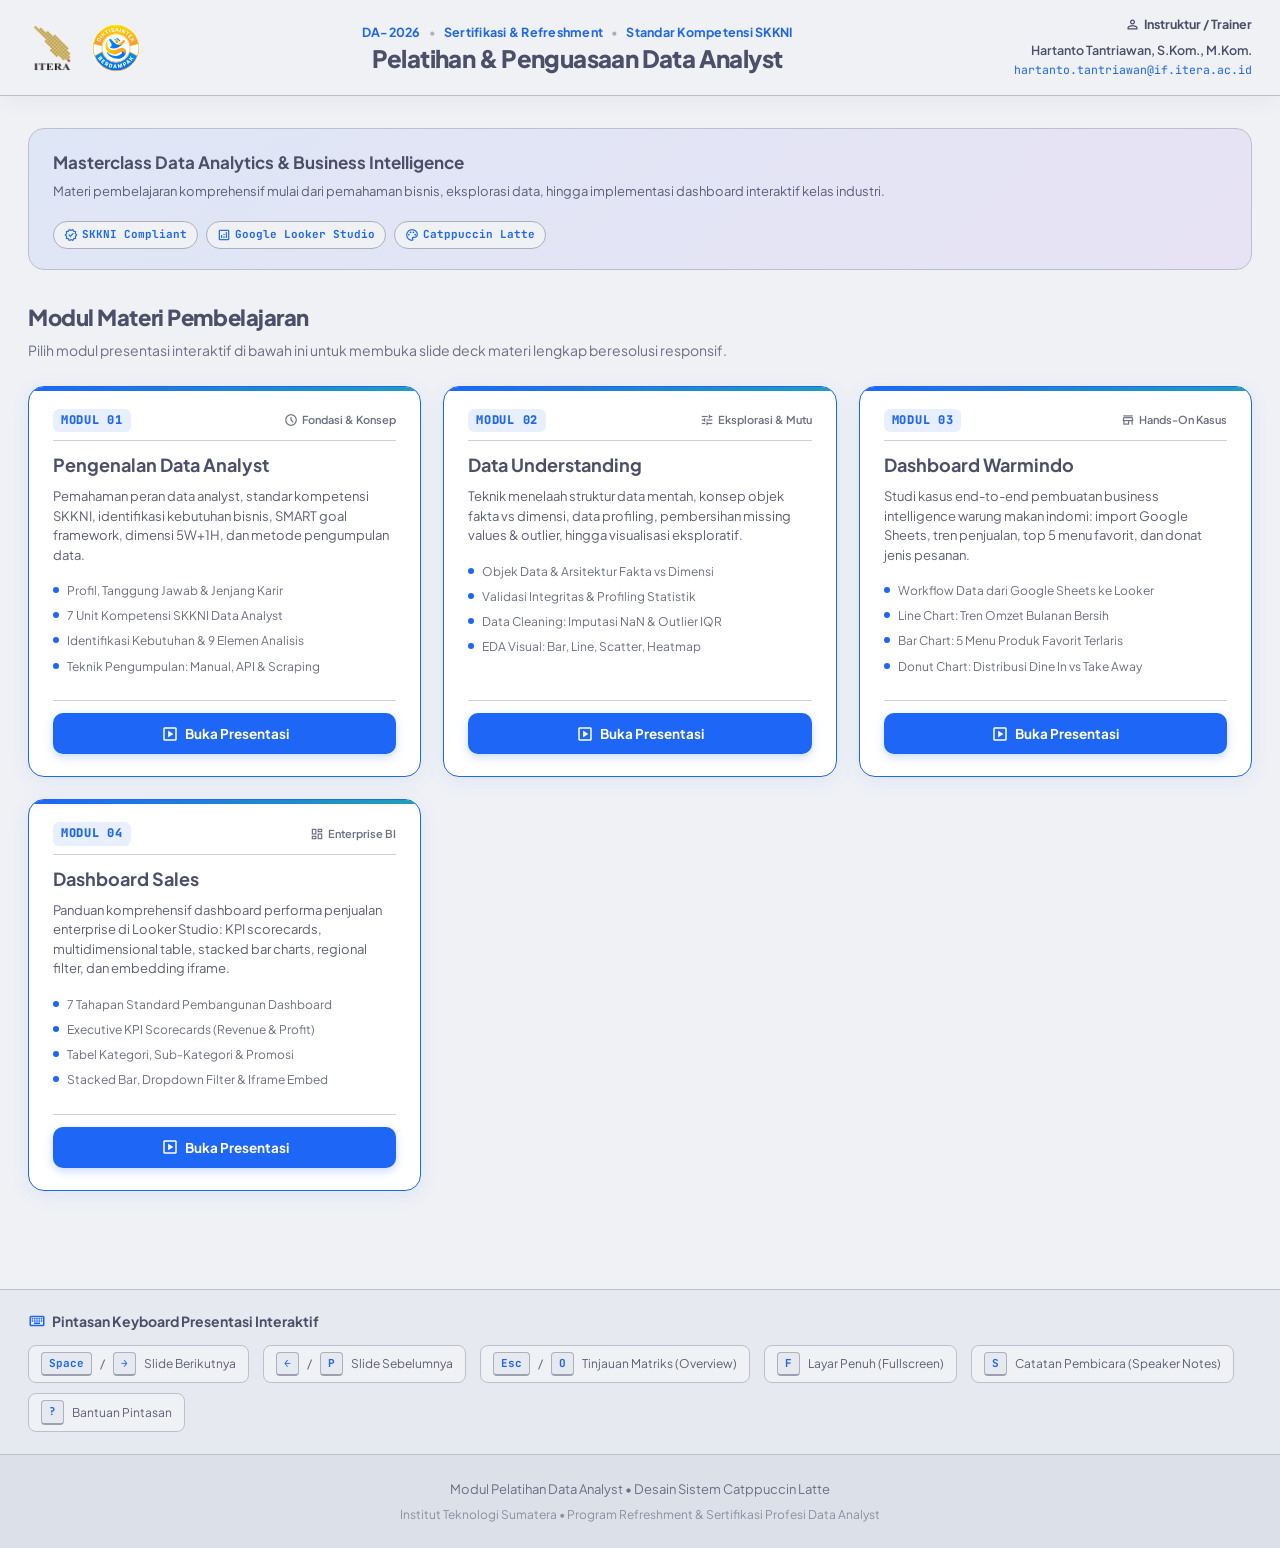
<file: index.html>
<!DOCTYPE html>
<html lang="id">
<head>
  <meta charset="UTF-8">
  <meta name="viewport" content="width=device-width, initial-scale=1.0">
  <title>Pelatihan Data Analyst | Catppuccin Portal</title>
  <link rel="preconnect" href="https://fonts.googleapis.com">
  <link rel="preconnect" href="https://fonts.gstatic.com" crossorigin>
  <link rel="stylesheet" href="https://fonts.googleapis.com/css2?family=Plus+Jakarta+Sans:ital,wght@0,300..800;1,300..800&family=JetBrains+Mono:wght@400;600;700&display=swap">
  <link rel="stylesheet" href="https://fonts.googleapis.com/css2?family=Material+Symbols+Outlined:opsz,wght,FILL,GRAD@24,400,0,0">
  <link rel="icon" href="data:image/svg+xml,<svg xmlns=%22http://www.w3.org/2000/svg%22 viewBox=%220 0 100 100%22><text y=%22.9em%22 font-size=%2290%22>📊</text></svg>">
  <style>
    /**
     * Portal Pelatihan Data Analyst - Catppuccin Latte
     * Modern Responsive Dashboard & Module Navigator
     */

    @import url('https://fonts.googleapis.com/css2?family=Plus+Jakarta+Sans:ital,wght@0,300..800;1,300..800&family=JetBrains+Mono:wght@400;600;700&display=swap');
    @import url('https://fonts.googleapis.com/css2?family=Material+Symbols+Outlined:opsz,wght,FILL,GRAD@24,400,0,0');

    :root {
      /* Catppuccin Latte Color Tokens */
      --ctp-rosewater: #dc8a78;
      --ctp-flamingo: #dd7878;
      --ctp-pink: #ea76cb;
      --ctp-mauve: #8839ef;
      --ctp-red: #d20f39;
      --ctp-maroon: #e64553;
      --ctp-peach: #fe640b;
      --ctp-yellow: #df8e1d;
      --ctp-green: #40a02b;
      --ctp-teal: #179299;
      --ctp-sky: #04a5e5;
      --ctp-sapphire: #209fb5;
      --ctp-blue: #1e66f5;
      --ctp-lavender: #7287fd;

      --ctp-text: #4c4f69;
      --ctp-subtext1: #5c5f77;
      --ctp-subtext0: #6c6f85;
      --ctp-overlay2: #7c7f93;
      --ctp-overlay1: #8c8fa1;
      --ctp-overlay0: #9ca0b0;
      --ctp-surface2: #acb0be;
      --ctp-surface1: #bcc0cc;
      --ctp-surface0: #ccd0da;
      --ctp-base: #eff1f5;
      --ctp-mantle: #e6e9ef;
      --ctp-crust: #dce0e8;

      --font-sans: 'Plus Jakarta Sans', system-ui, -apple-system, BlinkMacSystemFont, 'Segoe UI', Roboto, sans-serif;
      --font-mono: 'JetBrains Mono', monospace;

      --shadow-sm: 0 2px 8px rgba(76, 79, 105, 0.05);
      --shadow-md: 0 6px 20px rgba(76, 79, 105, 0.08);
      --shadow-lg: 0 12px 36px rgba(76, 79, 105, 0.12);
    }

    * {
      box-sizing: border-box;
      margin: 0;
      padding: 0;
    }

    body {
      background-color: var(--ctp-base);
      color: var(--ctp-text);
      font-family: var(--font-sans);
      line-height: 1.6;
      min-height: 100vh;
      display: flex;
      flex-direction: column;
    }

    /* =========================================================
       Full-Stretch Sticky Hero Header
       ========================================================= */

    .hero-sticky-header {
      position: sticky;
      top: 0;
      z-index: 1000;
      width: 100%;
      background: rgba(239, 241, 245, 0.95);
      backdrop-filter: blur(16px);
      -webkit-backdrop-filter: blur(16px);
      border-bottom: 1.5px solid var(--ctp-surface1);
      box-shadow: 0 4px 20px rgba(76, 79, 105, 0.06);
      transition: all 0.25s ease;
    }

    .hero-inner-container {
      width: 100%;
      max-width: 1380px;
      margin: 0 auto;
      padding: 14px 28px;
      display: flex;
      align-items: center;
      justify-content: space-between;
      gap: 20px;
    }

    .hero-brand-logos {
      display: flex;
      align-items: center;
      gap: 16px;
      flex-shrink: 0;
    }

    .brand-logo {
      height: 48px;
      width: auto;
      max-width: 58px;
      object-fit: contain;
      transition: transform 0.2s ease;
    }

    .brand-logo:hover {
      transform: scale(1.04);
    }

    .hero-center-content {
      display: flex;
      flex-direction: column;
      align-items: center;
      text-align: center;
      flex-grow: 1;
    }

    .course-code-row {
      display: flex;
      align-items: center;
      gap: 8px;
      font-size: 12.5px;
      font-weight: 700;
      color: var(--ctp-blue);
      font-family: var(--font-sans);
      letter-spacing: 0.02em;
      margin-bottom: 2px;
    }

    .course-code-row .separator {
      color: var(--ctp-surface2);
      font-weight: 400;
    }

    .course-title {
      font-size: 24px;
      font-weight: 800;
      color: var(--ctp-text);
      letter-spacing: -0.025em;
      line-height: 1.2;
      margin: 0;
    }

    .hero-right-meta {
      display: flex;
      flex-direction: column;
      align-items: flex-end;
      text-align: right;
      flex-shrink: 0;
      gap: 2px;
      font-size: 12.5px;
      color: var(--ctp-subtext0);
    }

    .hero-right-meta .lecturers-label {
      font-weight: 700;
      color: var(--ctp-text);
      display: flex;
      align-items: center;
      gap: 4px;
      margin-bottom: 2px;
    }

    .hero-right-meta .lecturer-entry {
      display: flex;
      flex-direction: column;
      gap: 1px;
      padding: 2px 0;
    }

    .hero-right-meta .lecturer-entry .lecturer-name {
      font-weight: 600;
      color: var(--ctp-text);
    }

    .hero-right-meta .lecturer-email {
      font-family: var(--font-mono);
      font-size: 11.5px;
      color: var(--ctp-blue);
      text-decoration: none;
    }

    .hero-right-meta .lecturer-email:hover {
      text-decoration: underline;
    }

    /* =========================================================
       Main Content Container
       ========================================================= */

    .main-content-container {
      width: 100%;
      max-width: 1380px;
      margin: 0 auto;
      padding: 32px 28px 48px 28px;
      flex-grow: 1;
    }

    .section-heading {
      margin-bottom: 24px;
    }

    .section-heading h2 {
      font-size: 22px;
      font-weight: 800;
      color: var(--ctp-text);
      letter-spacing: -0.02em;
      margin-bottom: 4px;
    }

    .section-heading p {
      font-size: 14px;
      color: var(--ctp-subtext0);
    }

    /* Highlights Banner */
    .hero-banner {
      background: linear-gradient(135deg, rgba(30, 102, 245, 0.08) 0%, rgba(136, 57, 239, 0.08) 100%);
      border: 1px solid var(--ctp-surface1);
      border-radius: 16px;
      padding: 20px 24px;
      margin-bottom: 30px;
      display: flex;
      align-items: center;
      justify-content: space-between;
      gap: 20px;
      flex-wrap: wrap;
    }

    .banner-text h3 {
      font-size: 17px;
      font-weight: 700;
      color: var(--ctp-text);
      margin-bottom: 4px;
    }

    .banner-text p {
      font-size: 13px;
      color: var(--ctp-subtext1);
      margin: 0;
    }

    .banner-badges {
      display: flex;
      gap: 8px;
      flex-wrap: wrap;
    }

    .badge-pill {
      font-family: var(--font-mono);
      font-size: 11px;
      font-weight: 700;
      padding: 4px 10px;
      border-radius: 20px;
      background: var(--ctp-base);
      border: 1px solid var(--ctp-surface2);
      color: var(--ctp-blue);
      display: inline-flex;
      align-items: center;
      gap: 4px;
    }

    /* =========================================================
       Uniform Module Cards Grid
       ========================================================= */

    .weeks-grid {
      display: grid;
      grid-template-columns: repeat(auto-fill, minmax(320px, 1fr));
      gap: 22px;
    }

    .week-card {
      background: var(--ctp-mantle);
      border: 1px solid var(--ctp-surface1);
      border-radius: 16px;
      padding: 22px 24px;
      display: flex;
      flex-direction: column;
      justify-content: space-between;
      height: 100%;
      box-shadow: var(--shadow-sm);
      transition: all 0.25s ease;
      position: relative;
      box-sizing: border-box;
      overflow: hidden;
    }

    .week-card:hover {
      transform: translateY(-4px);
      box-shadow: var(--shadow-md);
      border-color: var(--ctp-surface2);
    }

    .week-card.ready {
      border-color: var(--ctp-blue);
      background: #ffffff;
      box-shadow: 0 4px 20px rgba(30, 102, 245, 0.08);
    }

    .week-card.ready::before {
      content: "";
      position: absolute;
      top: 0;
      left: 0;
      right: 0;
      height: 4px;
      background: linear-gradient(90deg, var(--ctp-blue), var(--ctp-sapphire));
      border-radius: 16px 16px 0 0;
    }

    .week-card-header {
      margin-bottom: 12px;
      padding-bottom: 8px;
      border-bottom: 1px solid var(--ctp-surface0);
      display: flex;
      align-items: center;
      justify-content: space-between;
      gap: 8px;
    }

    .week-num-label {
      font-family: var(--font-mono);
      font-weight: 800;
      font-size: 12px;
      letter-spacing: 0.06em;
      text-transform: uppercase;
      color: var(--ctp-blue);
      background: rgba(30, 102, 245, 0.1);
      padding: 2px 8px;
      border-radius: 6px;
    }

    .card-meta-tag {
      font-size: 11px;
      font-weight: 600;
      color: var(--ctp-subtext0);
      display: flex;
      align-items: center;
      gap: 4px;
    }

    .week-card-body {
      display: flex;
      flex-direction: column;
      flex-grow: 1;
    }

    .week-title {
      font-size: 18px;
      font-weight: 700;
      color: var(--ctp-text);
      line-height: 1.35;
      margin-bottom: 10px;
    }

    .week-desc {
      font-size: 13px;
      color: var(--ctp-subtext1);
      line-height: 1.5;
      margin-bottom: 16px;
      min-height: 58px;
    }

    .week-topics {
      list-style: none;
      padding: 0;
      margin: 0 0 18px 0;
    }

    .week-topics li {
      font-size: 12px;
      color: var(--ctp-subtext0);
      margin-bottom: 6px;
      display: flex;
      align-items: flex-start;
      gap: 8px;
    }

    .topic-dot {
      width: 6px;
      height: 6px;
      min-width: 6px;
      border-radius: 50%;
      background: var(--ctp-blue);
      display: inline-block;
      margin-top: 6px;
    }

    .week-card-actions {
      margin-top: auto;
      display: grid;
      grid-template-columns: 1fr;
      gap: 10px;
      padding-top: 12px;
      border-top: 1px solid var(--ctp-surface0);
    }

    .btn-action-primary {
      display: inline-flex;
      align-items: center;
      justify-content: center;
      gap: 6px;
      background: var(--ctp-blue);
      color: #ffffff;
      padding: 10px 16px;
      border-radius: 10px;
      font-size: 13.5px;
      font-weight: 700;
      text-decoration: none;
      box-shadow: 0 3px 10px rgba(30, 102, 245, 0.25);
      transition: all 0.2s ease;
    }

    .btn-action-primary:hover {
      background: #1455d9;
      transform: translateY(-1px);
      box-shadow: 0 5px 14px rgba(30, 102, 245, 0.35);
    }

    .btn-action-primary .material-symbols-outlined {
      font-size: 18px;
    }

    /* =========================================================
       Cheatsheet Shortcuts Section
       ========================================================= */

    .cheatsheet-fullwidth-section {
      width: 100%;
      background: var(--ctp-mantle);
      border-top: 1px solid var(--ctp-surface1);
      padding: 20px 0 22px 0;
      margin-top: 50px;
    }

    .cheatsheet-inner-container {
      width: 100%;
      max-width: 1380px;
      margin: 0 auto;
      padding: 0 28px;
    }

    .cheatsheet-header-row {
      margin-bottom: 12px;
    }

    .cheatsheet-title-group {
      display: flex;
      align-items: center;
      gap: 6px;
    }

    .cheatsheet-title-group h3 {
      font-size: 14px;
      font-weight: 700;
      color: var(--ctp-text);
      margin: 0;
    }

    .shortcuts-grid {
      display: flex;
      flex-wrap: wrap;
      gap: 10px 14px;
      align-items: center;
    }

    .shortcut-item {
      display: inline-flex;
      align-items: center;
      gap: 8px;
      font-size: 12px;
      color: var(--ctp-subtext1);
      background: var(--ctp-base);
      border: 1px solid var(--ctp-surface1);
      border-radius: 8px;
      padding: 6px 12px;
      transition: all 0.2s ease;
    }

    .shortcut-item:hover {
      border-color: var(--ctp-blue);
      color: var(--ctp-text);
      background: #ffffff;
    }

    .shortcut-kbd {
      background: var(--ctp-mantle);
      border: 1px solid var(--ctp-surface2);
      border-bottom: 2px solid var(--ctp-overlay0);
      padding: 2px 7px;
      border-radius: 4px;
      font-family: var(--font-mono);
      font-weight: 700;
      color: var(--ctp-blue);
      font-size: 11px;
    }

    /* =========================================================
       Portal Footer
       ========================================================= */

    .portal-footer {
      width: 100%;
      background: var(--ctp-crust);
      border-top: 1px solid var(--ctp-surface1);
      padding: 24px 28px;
      text-align: center;
      font-size: 13px;
      color: var(--ctp-subtext0);
    }

    .footer-inner-container {
      width: 100%;
      max-width: 1380px;
      margin: 0 auto;
    }

    .footer-sub {
      margin-top: 5px;
      font-size: 12px;
      color: var(--ctp-overlay1);
    }

    .material-symbols-outlined {
      vertical-align: middle;
      font-variation-settings: 'FILL' 0, 'wght' 400, 'GRAD' 0, 'opsz' 24;
    }

    @media (max-width: 1024px) {
      .hero-inner-container {
        flex-direction: column;
        text-align: center;
        gap: 12px;
      }
      .hero-right-meta {
        align-items: center;
        text-align: center;
      }
    }

    @media (max-width: 768px) {
      .main-content-container {
        padding: 20px 16px 36px 16px;
      }
      .weeks-grid {
        grid-template-columns: 1fr;
      }
    }
  </style>
</head>
<body>

  <!-- Full-Stretch Sticky Hero Header -->
  <header class="hero-sticky-header">
    <div class="hero-inner-container">

      <!-- Institutional Logos -->
      <div class="hero-brand-logos">
        <img src="assets/img/logo_2.webp" alt="Logo ITERA" class="brand-logo" title="Institut Teknologi Sumatera">
        <img src="assets/img/dikti-saintek-berdampak-color.svg" alt="Logo Dikti" class="brand-logo" style="max-width:110px;" title="Kemdiktisaintek">
      </div>

      <!-- Center: Course Identity -->
      <div class="hero-center-content">
        <div class="course-code-row">
          <span>DA-2026</span>
          <span class="separator">•</span>
          <span>Sertifikasi &amp; Refreshment</span>
          <span class="separator">•</span>
          <span>Standar Kompetensi SKKNI</span>
        </div>
        <h1 class="course-title">Pelatihan &amp; Penguasaan Data Analyst</h1>
      </div>

      <!-- Right: Trainer Metadata -->
      <div class="hero-right-meta">
        <span class="lecturers-label">
          <span class="material-symbols-outlined" style="font-size: 15px;">person</span>
          Instruktur / Trainer
        </span>
        <div class="lecturer-entry">
          <span class="lecturer-name">Hartanto Tantriawan, S.Kom., M.Kom.</span>
          <a href="mailto:hartanto.tantriawan@if.itera.ac.id" class="lecturer-email">hartanto.tantriawan@if.itera.ac.id</a>
        </div>
      </div>

    </div>
  </header>

  <!-- Main Scrollable Content Area -->
  <main class="main-content-container">

    <!-- Highlights Banner -->
    <div class="hero-banner">
      <div class="banner-text">
        <h3>Masterclass Data Analytics &amp; Business Intelligence</h3>
        <p>Materi pembelajaran komprehensif mulai dari pemahaman bisnis, eksplorasi data, hingga implementasi dashboard interaktif kelas industri.</p>
      </div>
      <div class="banner-badges">
        <span class="badge-pill"><span class="material-symbols-outlined" style="font-size:14px;">verified</span>SKKNI Compliant</span>
        <span class="badge-pill"><span class="material-symbols-outlined" style="font-size:14px;">analytics</span>Google Looker Studio</span>
        <span class="badge-pill"><span class="material-symbols-outlined" style="font-size:14px;">palette</span>Catppuccin Latte</span>
      </div>
    </div>

    <!-- Section Heading -->
    <div class="section-heading">
      <h2>Modul Materi Pembelajaran</h2>
      <p>Pilih modul presentasi interaktif di bawah ini untuk membuka slide deck materi lengkap beresolusi responsif.</p>
    </div>

    <!-- Modules Grid -->
    <div class="weeks-grid">

      <!-- MODUL 01 -->
      <div class="week-card ready">
        <div class="week-card-header">
          <span class="week-num-label">Modul 01</span>
          <span class="card-meta-tag"><span class="material-symbols-outlined" style="font-size:14px;">schedule</span>Fondasi &amp; Konsep</span>
        </div>
        <div class="week-card-body">
          <h3 class="week-title">Pengenalan Data Analyst</h3>
          <p class="week-desc">
            Pemahaman peran data analyst, standar kompetensi SKKNI, identifikasi kebutuhan bisnis, SMART goal framework, dimensi 5W+1H, dan metode pengumpulan data.
          </p>
          <ul class="week-topics">
            <li><span class="topic-dot"></span>Profil, Tanggung Jawab &amp; Jenjang Karir</li>
            <li><span class="topic-dot"></span>7 Unit Kompetensi SKKNI Data Analyst</li>
            <li><span class="topic-dot"></span>Identifikasi Kebutuhan &amp; 9 Elemen Analisis</li>
            <li><span class="topic-dot"></span>Teknik Pengumpulan: Manual, API &amp; Scraping</li>
          </ul>
        </div>
        <div class="week-card-actions">
          <a href="01-pengenalan-data-analyst.html" class="btn-action-primary" title="Buka Slide Presentasi Interaktif">
            <span class="material-symbols-outlined">slideshow</span>
            <span>Buka Presentasi</span>
          </a>
        </div>
      </div>

      <!-- MODUL 02 -->
      <div class="week-card ready">
        <div class="week-card-header">
          <span class="week-num-label">Modul 02</span>
          <span class="card-meta-tag"><span class="material-symbols-outlined" style="font-size:14px;">tune</span>Eksplorasi &amp; Mutu</span>
        </div>
        <div class="week-card-body">
          <h3 class="week-title">Data Understanding</h3>
          <p class="week-desc">
            Teknik menelaah struktur data mentah, konsep objek fakta vs dimensi, data profiling, pembersihan missing values &amp; outlier, hingga visualisasi eksploratif.
          </p>
          <ul class="week-topics">
            <li><span class="topic-dot"></span>Objek Data &amp; Arsitektur Fakta vs Dimensi</li>
            <li><span class="topic-dot"></span>Validasi Integritas &amp; Profiling Statistik</li>
            <li><span class="topic-dot"></span>Data Cleaning: Imputasi NaN &amp; Outlier IQR</li>
            <li><span class="topic-dot"></span>EDA Visual: Bar, Line, Scatter, Heatmap</li>
          </ul>
        </div>
        <div class="week-card-actions">
          <a href="02-data-understanding.html" class="btn-action-primary" title="Buka Slide Presentasi Interaktif">
            <span class="material-symbols-outlined">slideshow</span>
            <span>Buka Presentasi</span>
          </a>
        </div>
      </div>

      <!-- MODUL 03 -->
      <div class="week-card ready">
        <div class="week-card-header">
          <span class="week-num-label">Modul 03</span>
          <span class="card-meta-tag"><span class="material-symbols-outlined" style="font-size:14px;">store</span>Hands-On Kasus</span>
        </div>
        <div class="week-card-body">
          <h3 class="week-title">Dashboard Warmindo</h3>
          <p class="week-desc">
            Studi kasus end-to-end pembuatan business intelligence warung makan indomi: import Google Sheets, tren penjualan, top 5 menu favorit, dan donat jenis pesanan.
          </p>
          <ul class="week-topics">
            <li><span class="topic-dot"></span>Workflow Data dari Google Sheets ke Looker</li>
            <li><span class="topic-dot"></span>Line Chart: Tren Omzet Bulanan Bersih</li>
            <li><span class="topic-dot"></span>Bar Chart: 5 Menu Produk Favorit Terlaris</li>
            <li><span class="topic-dot"></span>Donut Chart: Distribusi Dine In vs Take Away</li>
          </ul>
        </div>
        <div class="week-card-actions">
          <a href="03-dashboard-warmindo.html" class="btn-action-primary" title="Buka Slide Presentasi Interaktif">
            <span class="material-symbols-outlined">slideshow</span>
            <span>Buka Presentasi</span>
          </a>
        </div>
      </div>

      <!-- MODUL 04 -->
      <div class="week-card ready">
        <div class="week-card-header">
          <span class="week-num-label">Modul 04</span>
          <span class="card-meta-tag"><span class="material-symbols-outlined" style="font-size:14px;">dashboard</span>Enterprise BI</span>
        </div>
        <div class="week-card-body">
          <h3 class="week-title">Dashboard Sales</h3>
          <p class="week-desc">
            Panduan komprehensif dashboard performa penjualan enterprise di Looker Studio: KPI scorecards, multidimensional table, stacked bar charts, regional filter, dan embedding iframe.
          </p>
          <ul class="week-topics">
            <li><span class="topic-dot"></span>7 Tahapan Standard Pembangunan Dashboard</li>
            <li><span class="topic-dot"></span>Executive KPI Scorecards (Revenue &amp; Profit)</li>
            <li><span class="topic-dot"></span>Tabel Kategori, Sub-Kategori &amp; Promosi</li>
            <li><span class="topic-dot"></span>Stacked Bar, Dropdown Filter &amp; Iframe Embed</li>
          </ul>
        </div>
        <div class="week-card-actions">
          <a href="04-dashboard-sales.html" class="btn-action-primary" title="Buka Slide Presentasi Interaktif">
            <span class="material-symbols-outlined">slideshow</span>
            <span>Buka Presentasi</span>
          </a>
        </div>
      </div>

    </div>

  </main>

  <!-- Presentation Shortcuts Cheatsheet -->
  <section class="cheatsheet-fullwidth-section">
    <div class="cheatsheet-inner-container">
      <div class="cheatsheet-header-row">
        <div class="cheatsheet-title-group">
          <span class="material-symbols-outlined" style="color: var(--ctp-blue); font-size:18px;">keyboard</span>
          <h3>Pintasan Keyboard Presentasi Interaktif</h3>
        </div>
      </div>
      <div class="shortcuts-grid">
        <div class="shortcut-item"><kbd class="shortcut-kbd">Space</kbd><span>/</span><kbd class="shortcut-kbd">→</kbd><span>Slide Berikutnya</span></div>
        <div class="shortcut-item"><kbd class="shortcut-kbd">←</kbd><span>/</span><kbd class="shortcut-kbd">P</kbd><span>Slide Sebelumnya</span></div>
        <div class="shortcut-item"><kbd class="shortcut-kbd">Esc</kbd><span>/</span><kbd class="shortcut-kbd">O</kbd><span>Tinjauan Matriks (Overview)</span></div>
        <div class="shortcut-item"><kbd class="shortcut-kbd">F</kbd><span>Layar Penuh (Fullscreen)</span></div>
        <div class="shortcut-item"><kbd class="shortcut-kbd">S</kbd><span>Catatan Pembicara (Speaker Notes)</span></div>
        <div class="shortcut-item"><kbd class="shortcut-kbd">?</kbd><span>Bantuan Pintasan</span></div>
      </div>
    </div>
  </section>

  <!-- Portal Footer -->
  <footer class="portal-footer">
    <div class="footer-inner-container">
      <p>Modul Pelatihan Data Analyst &bull; Desain Sistem Catppuccin Latte</p>
      <p class="footer-sub">Institut Teknologi Sumatera &bull; Program Refreshment &amp; Sertifikasi Profesi Data Analyst</p>
    </div>
  </footer>

</body>
</html>
</file>
